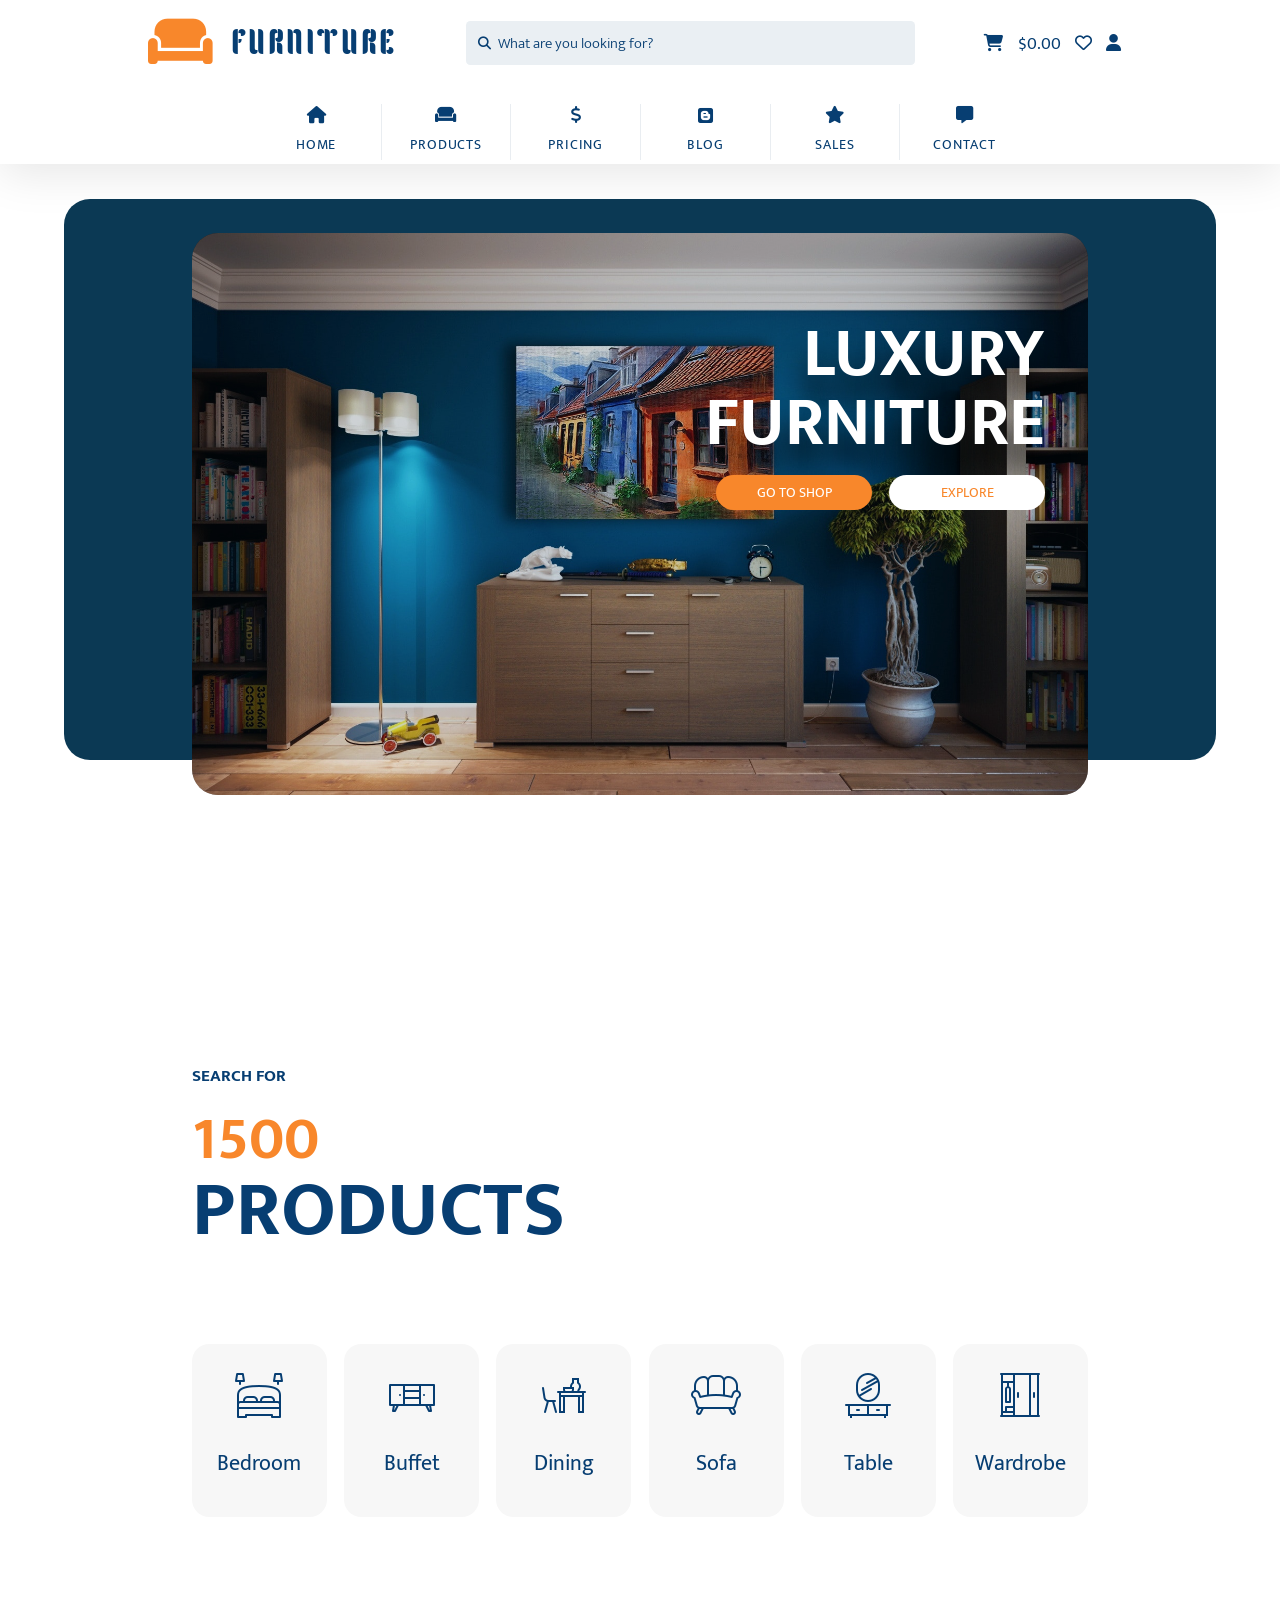
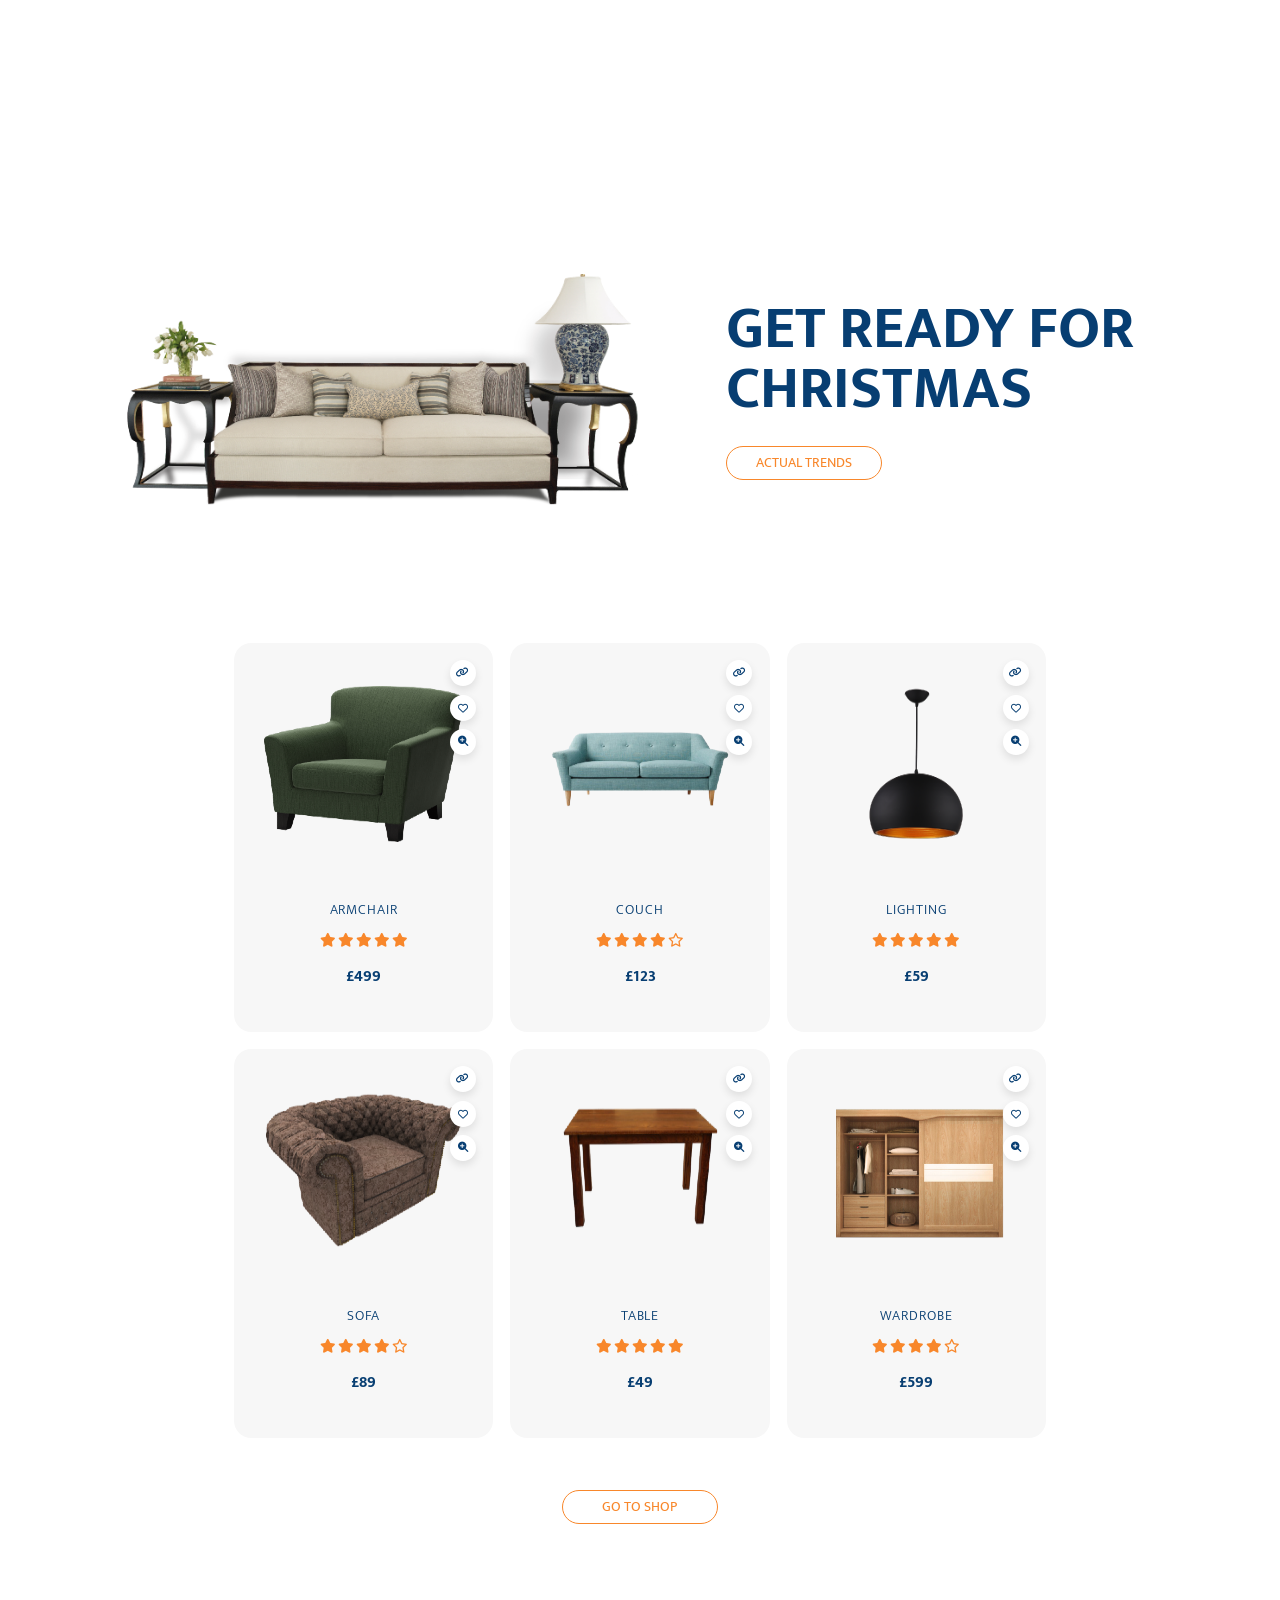
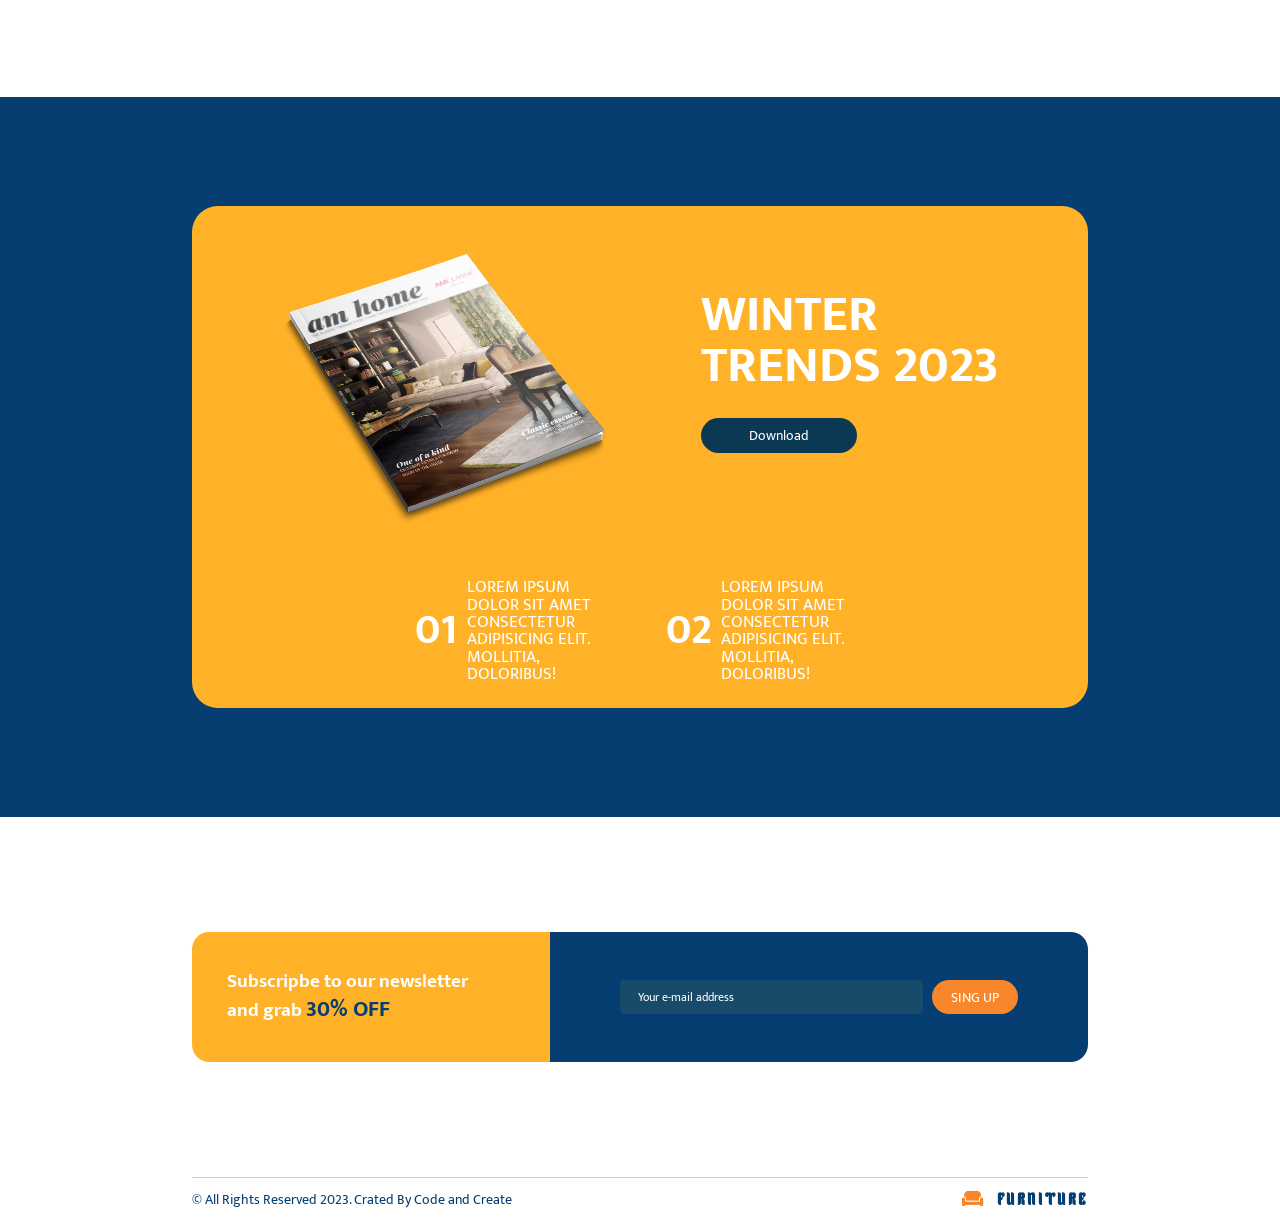
<file: furniture/index.html>
<!DOCTYPE html>
<html lang="en">

<head>
    <meta charset="UTF-8">
    <meta name="viewport" content="width=device-width, initial-scale=1.0">
    <title>Furniture</title>
    <link rel="stylesheet" href="styles/styles.css">
    <link rel="stylesheet" href="https://cdnjs.cloudflare.com/ajax/libs/font-awesome/6.5.1/css/all.min.css">
    <link rel="preconnect" href="https://fonts.googleapis.com">
    <link rel="preconnect" href="https://fonts.gstatic.com" crossorigin>
    <link
        href="https://fonts.googleapis.com/css2?family=Inter:wght@400;600;700&family=Kenia&family=Mukta:wght@300;400;700&display=swap"
        rel="stylesheet">
</head>

<body>
    <!-- Container -->
    <div class="container">
        <!-- Navbar -->
        <nav class="navbar">
            <div class="navbar-top">
                <div class="logo">
                    <i class="fa-solid fa-couch"></i>
                    <span>FURNITURE</span>
                </div>
                <div class="search-bar">
                    <input type="text" placeholder="What are you looking for?">
                    <i class="fa-solid fa-magnifying-glass"></i>
                </div>
                <div class="user">
                    <i class="fa-solid fa-cart-shopping"></i>
                    <span>$0.00</span>
                    <i class="fa-regular fa-heart"></i>
                    <i class="fa-solid fa-user"></i>
                </div>
            </div>
            <div class="nav-list">
                <div>
                    <i class="fa-solid fa-house"></i>
                    <span>HOME</span>
                </div>
                <div>
                    <i class="fa-solid fa-couch"></i>
                    <span>PRODUCTS</span>
                </div>
                <div>
                    <i class="fa-solid fa-dollar-sign"></i>
                    <span>PRICING</span>
                </div>
                <div>
                    <i class="fa-brands fa-blogger"></i>
                    <span>BLOG</span>
                </div>
                <div>
                    <i class="fa-solid fa-star"></i>
                    <span>SALES</span>
                </div>
                <div>
                    <i class="fa-solid fa-message"></i>
                    <span>CONTACT</span>
                </div>

            </div>
        </nav>
        <!-- End of Navbar -->
    </div>

    <!-- Landing -->
    <section class="landing">
        <div class="landing-bg"></div>
        <div class="banner">
            <img class="banner-img" src="images/banner-img.jpg" alt="banner-img">
            <h1 class="banner-heading">LUXURY FURNITURE</h1>
            <button class="banner-btn banner-btn-1">GO TO SHOP</button>
            <button class="banner-btn banner-btn-2">EXPLORE</button>
        </div>
    </section>
    <!-- End of Landing -->

    <!-- Product -->
    <section class="products">
        <div class="products-top">
            <h3>SEARCH FOR</h3>
            <h2>1500</h2>
            <h1>PRODUCTS</h1>
        </div>
        <div class="products-icons">
            <div class="bedroom">
                <img src="images/bedroom.png" alt="bedroom">
                <span>Bedroom</span>
            </div>
            <div class="buffet">
                <img src="images/buffet.png" alt="buffet">
                <span>Buffet</span>
            </div>
            <div class="dining">
                <img src="images/dining.png" alt="dining">
                <span>Dining</span>
            </div>
            <div class="sofa">
                <img src="images/sofa.png" alt="sofa">
                <span>Sofa</span>
            </div>
            <div class="table">
                <img src="images/table.png" alt="table">
                <span>Table</span>
            </div>
            <div class="wardrobe">
                <img src="images/wardrobe.png" alt="wardrobe">
                <span>Wardrobe</span>
            </div>
        </div>
    </section>
    <!-- End of Product -->
    <!-- Pricing -->

    <section class="pricing">
        <div class="pricing-top">
            <img src="images/furniture2.png" alt="">
            <div class="pricing-top-content">
                <h1>GET READY FOR CHRISTMAS</h1>
                <button>ACTUAL TRENDS</button>
            </div>
        </div>
        <div class="pricing-cards">
            <div class="pricing-card">
                <div class="pricing-card-icons">
                    <i class="fa-solid fa-link"></i>
                    <i class="fa-regular fa-heart"></i>
                    <i class="fa-solid fa-magnifying-glass-plus"></i>
                </div>
                <div class="img-wrapper">
                    <img src="images/pricing-armchair.png" alt="pricing armchair">
                </div>
                <h3>ARMCHAIR</h3>
                <div class="stars">
                    <i class="fa-solid fa-star"></i>
                    <i class="fa-solid fa-star"></i>
                    <i class="fa-solid fa-star"></i>
                    <i class="fa-solid fa-star"></i>
                    <i class="fa-solid fa-star"></i>
                </div>
                <h4>£499</h4>
            </div>

            <div class="pricing-card">
                <div class="pricing-card-icons">
                    <i class="fa-solid fa-link"></i>
                    <i class="fa-regular fa-heart"></i>
                    <i class="fa-solid fa-magnifying-glass-plus"></i>
                </div>
                <div class="img-wrapper">
                    <img src="images/pricing-couch.png" alt="pricing couch">
                </div>
                <h3>COUCH</h3>
                <div class="stars">
                    <i class="fa-solid fa-star"></i>
                    <i class="fa-solid fa-star"></i>
                    <i class="fa-solid fa-star"></i>
                    <i class="fa-solid fa-star"></i>
                    <i class="fa-regular fa-star"></i>
                </div>
                <h4>£123</h4>
            </div>

            <div class="pricing-card">
                <div class="pricing-card-icons">
                    <i class="fa-solid fa-link"></i>
                    <i class="fa-regular fa-heart"></i>
                    <i class="fa-solid fa-magnifying-glass-plus"></i>
                </div>
                <div class="img-wrapper">
                    <img src="images/pricing-lighting.png" alt="pricing lighting">
                </div>
                <h3>LIGHTING</h3>
                <div class="stars">
                    <i class="fa-solid fa-star"></i>
                    <i class="fa-solid fa-star"></i>
                    <i class="fa-solid fa-star"></i>
                    <i class="fa-solid fa-star"></i>
                    <i class="fa-solid fa-star"></i>
                </div>
                <h4>£59</h4>
            </div>


            <div class="pricing-card">
                <div class="pricing-card-icons">
                    <i class="fa-solid fa-link"></i>
                    <i class="fa-regular fa-heart"></i>
                    <i class="fa-solid fa-magnifying-glass-plus"></i>
                </div>
                <div class="img-wrapper">
                    <img src="images/pricing-sofa.png" alt="pricing sofa">
                </div>
                <h3>SOFA</h3>
                <div class="stars">
                    <i class="fa-solid fa-star"></i>
                    <i class="fa-solid fa-star"></i>
                    <i class="fa-solid fa-star"></i>
                    <i class="fa-solid fa-star"></i>
                    <i class="fa-regular fa-star"></i>
                </div>
                <h4>£89</h4>
            </div>


            <div class="pricing-card">
                <div class="pricing-card-icons">
                    <i class="fa-solid fa-link"></i>
                    <i class="fa-regular fa-heart"></i>
                    <i class="fa-solid fa-magnifying-glass-plus"></i>
                </div>
                <div class="img-wrapper">
                    <img src="images/pricing-table.png" alt="pricing table">
                </div>
                <h3>TABLE</h3>
                <div class="stars">
                    <i class="fa-solid fa-star"></i>
                    <i class="fa-solid fa-star"></i>
                    <i class="fa-solid fa-star"></i>
                    <i class="fa-solid fa-star"></i>
                    <i class="fa-solid fa-star"></i>
                </div>
                <h4>£49</h4>
            </div>


            <div class="pricing-card">
                <div class="pricing-card-icons">
                    <i class="fa-solid fa-link"></i>
                    <i class="fa-regular fa-heart"></i>
                    <i class="fa-solid fa-magnifying-glass-plus"></i>
                </div>
                <div class="img-wrapper">
                    <img src="images/pricing-wardrobe.png" alt="pricing wardrobe">
                </div>
                <h3>WARDROBE</h3>
                <div class="stars">
                    <i class="fa-solid fa-star"></i>
                    <i class="fa-solid fa-star"></i>
                    <i class="fa-solid fa-star"></i>
                    <i class="fa-solid fa-star"></i>
                    <i class="fa-regular fa-star"></i>
                </div>
                <h4>£599</h4>
            </div>
        </div>
        <button>GO TO SHOP</button>
    </section>

    <!-- End of Pricing -->

    <!-- Blog -->
    <section class="blog">
        <div class="blog-content">
            <div class="blog-top">
                <div class="magazine">
                    <img src="images/magazine.png" alt="magazine">
                </div>
                <div class="trends">
                    <h1>WINTER TRENDS 2023</h1>
                    <button>Download</button>
                </div>
            </div>
            <div class="blog-articles">

                <div class="article">
                    <span>01</span>
                    <span>Lorem ipsum dolor sit amet consectetur adipisicing elit. Mollitia, doloribus!</span>
                </div>


                <div class="article">
                    <span>02</span>
                    <span>Lorem ipsum dolor sit amet consectetur adipisicing elit. Mollitia, doloribus!</span>
                </div>

            </div>
        </div>
    </section>
    <!-- End of Blog -->

    <!-- Contact -->
    <section class="contact">
        <div class="contact-content">
            <div class="content-left">
                <h2>Subscripbe to our newsletter and grab <span>30% OFF</span></h2>
            </div>
            <div class="content-right">
                <input type="email" placeholder="Your e-mail address">
                <button>SING UP</button>
            </div>
        </div>
    </section>
    <!-- End of contact -->
    <!-- Footer -->
    <footer class="footer">
        <div class="copyright">
            <p>&copy; All Rights Reserved 2023. Crated By Code and Create</p>
        </div>
        <div class="brand">
            <i class="fa-solid fa-couch"></i>
            <h1>FURNITURE</h1>
        </div>
    </footer>

    <!-- End of Footer -->



    <!-- End of Container-->

</body>

</html>
</file>
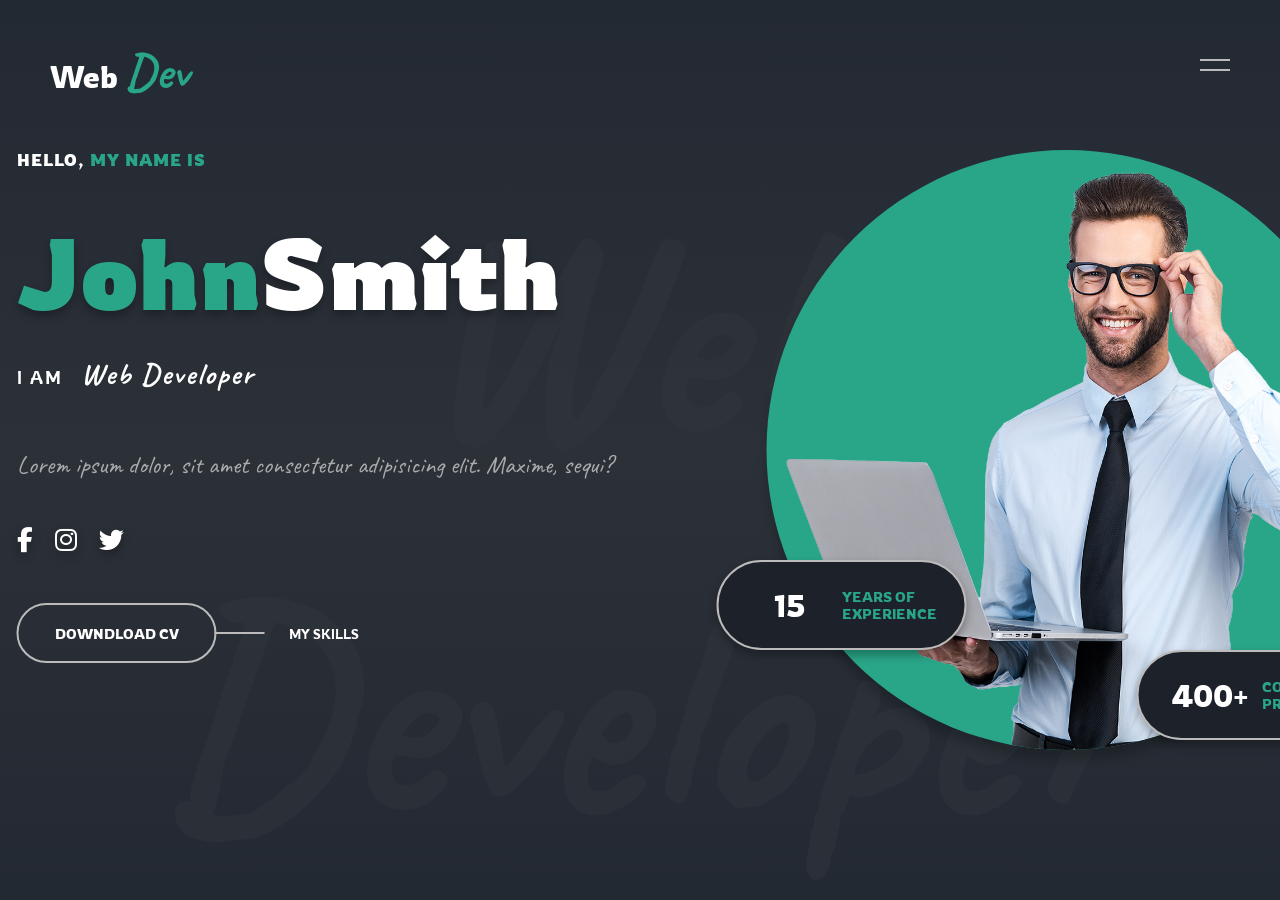
<file: portfolio/index.html>
<!DOCTYPE html>
<html lang="en">

<head>
  <meta charset="UTF-8" />
  <meta http-equiv="X-UA-Compatible" content="IE=edge" />
  <meta name="viewport" content="width=device-width, initial-scale=1.0" />
  <title>Portfolio Website</title>
  <link rel="stylesheet" href="styles/style.css" />
  <link rel="preconnect" href="https://fonts.googleapis.com" />
  <link rel="preconnect" href="https://fonts.gstatic.com" crossorigin />
  <link href="https://fonts.googleapis.com/css2?family=Caveat:wght@400;700&family=Rowdies:wght@300;400;700&display=swap"
    rel="stylesheet" />
  <link rel="stylesheet" href="https://cdnjs.cloudflare.com/ajax/libs/font-awesome/6.2.1/css/all.min.css" />
</head>

<body>
  <!-- Container -->

  <div class="container">
    <!-- Navigation -->
    <div class="menu-icon">
      <div class="line line-1"></div>
      <div class="line line-2"></div>
    </div>
    <div class="navigation">
      <div class="section-border"></div>
      <div class="nav-items">
        <a href="#">Home</a>
        <a href="#">About</a>
        <a href="#">Projects</a>
        <a href="#">Gallery</a>
        <a href="#">Blog</a>
        <a href="#">Clients</a>
        <a href="#">Pricing</a>
        <a href="#">Contacts</a>
      </div>
    </div>
    <!-- End of Navigation -->

    <!-- Landing -->
    <section class="landing">
      <h1 class="section-bg-heading">
        Web Developer
      </h1>
      <div class="logo">
        <span>Web</span>
        <span>Dev</span>
      </div>
      <div class="banner">
        <div class="section-border">

        </div>
        <div class="developer-info">
          <h3 class="greeting">Hello, <span>my name is</span></h3>
          <h1 class="name"><span>John</span>Smith</h1>
          <h3 class="prof">I am <span>Web Developer</span></h3>
          <p class="about">Lorem ipsum dolor, sit amet consectetur adipisicing elit. Maxime, sequi?</p>
          <div class="social-media">
            <i class="fa-brands fa-facebook-f"></i>
            <i class="fa-brands fa-instagram"></i>
            <i class="fa-brands fa-twitter"></i>
          </div>
          <div class="cv">
            <button type="button" class="btn cv-btn">Downdload cv</button>
            <span>My Skills</span>
          </div>
        </div>
        <div class="developer-img">
          <div class="dev-img-wrapper">
            <img src="images/developer.png" alt="developer">
          </div>
          <div class="dev-experience dev-work">
            <span>15</span>
            <span>years of experience</span>
          </div>
          <div class="dev-projects dev-work">
            <span>400+</span>
            <span>completed projects</span>
          </div>
        </div>
      </div>
    </section>
    <!-- End of Landing -->


  </div>
  <!-- End of Container -->

  <script src="script.js"></script>

</body>

</html>
</file>
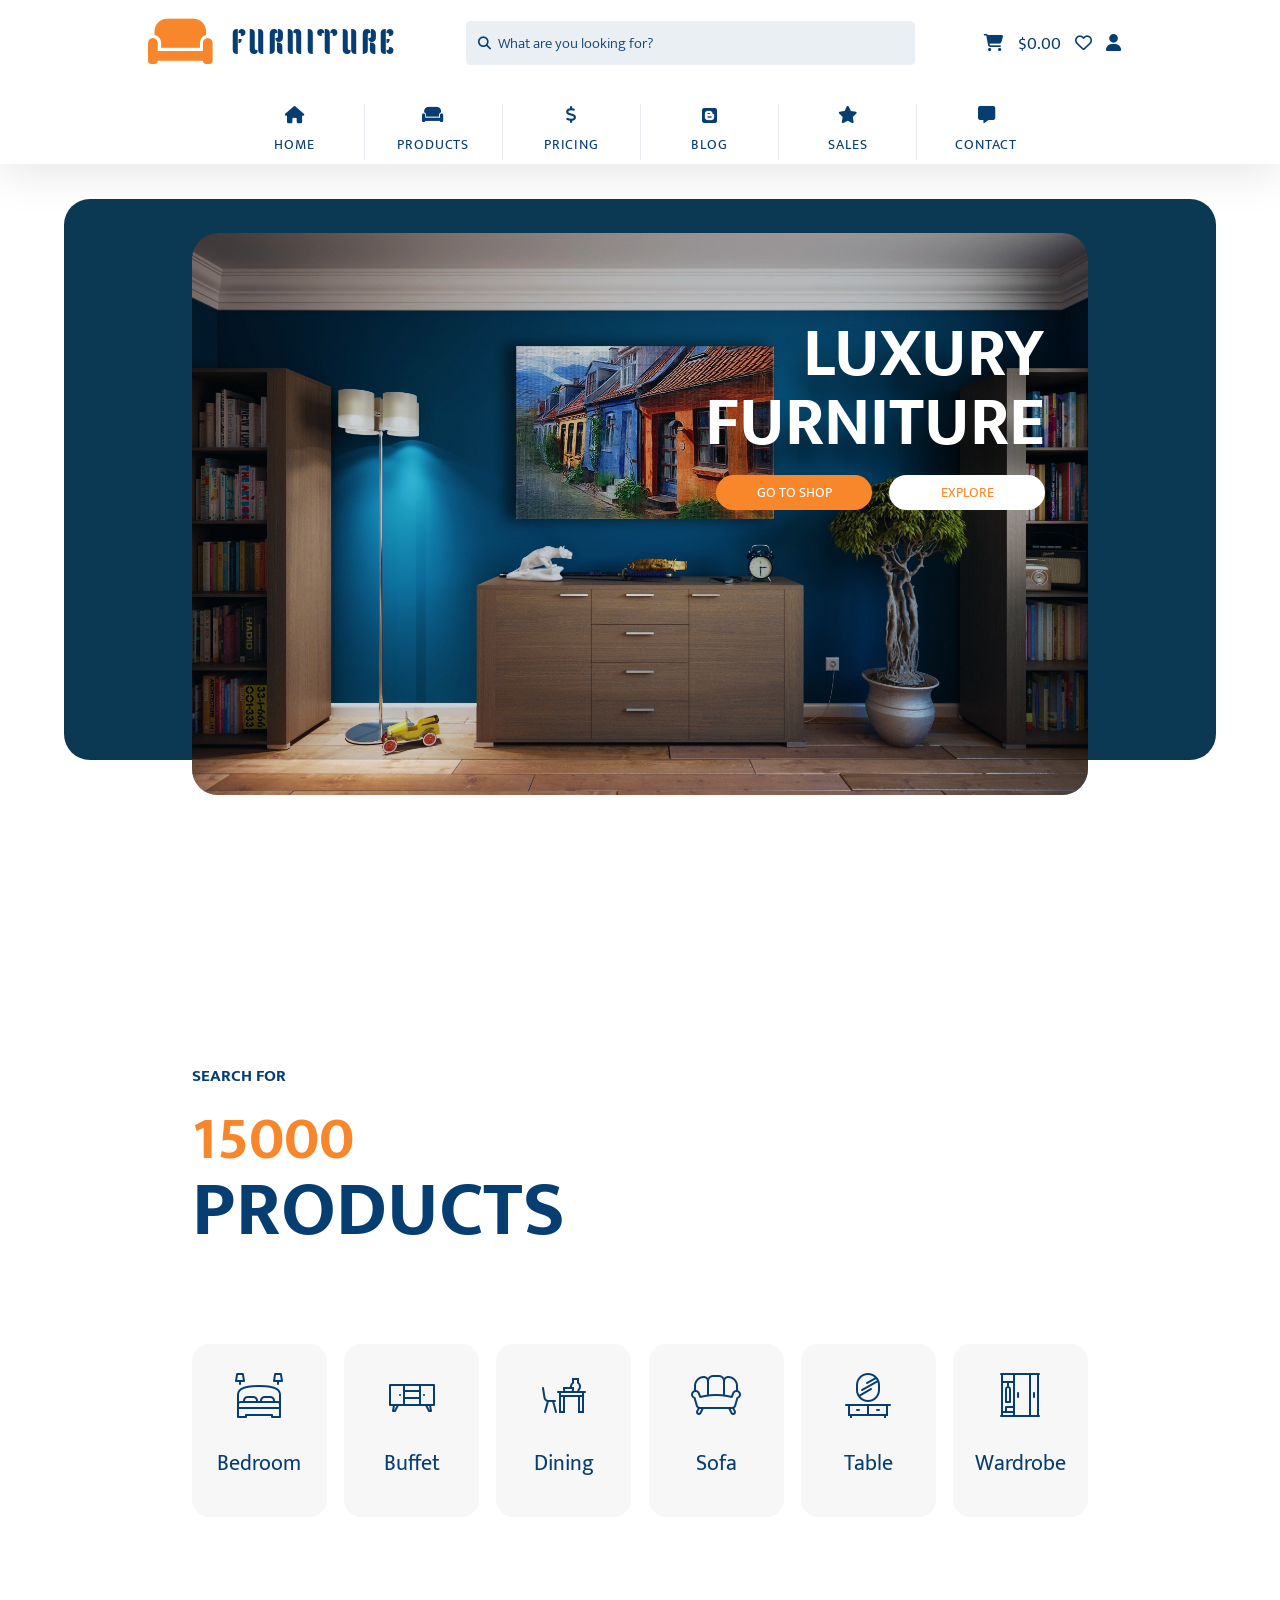
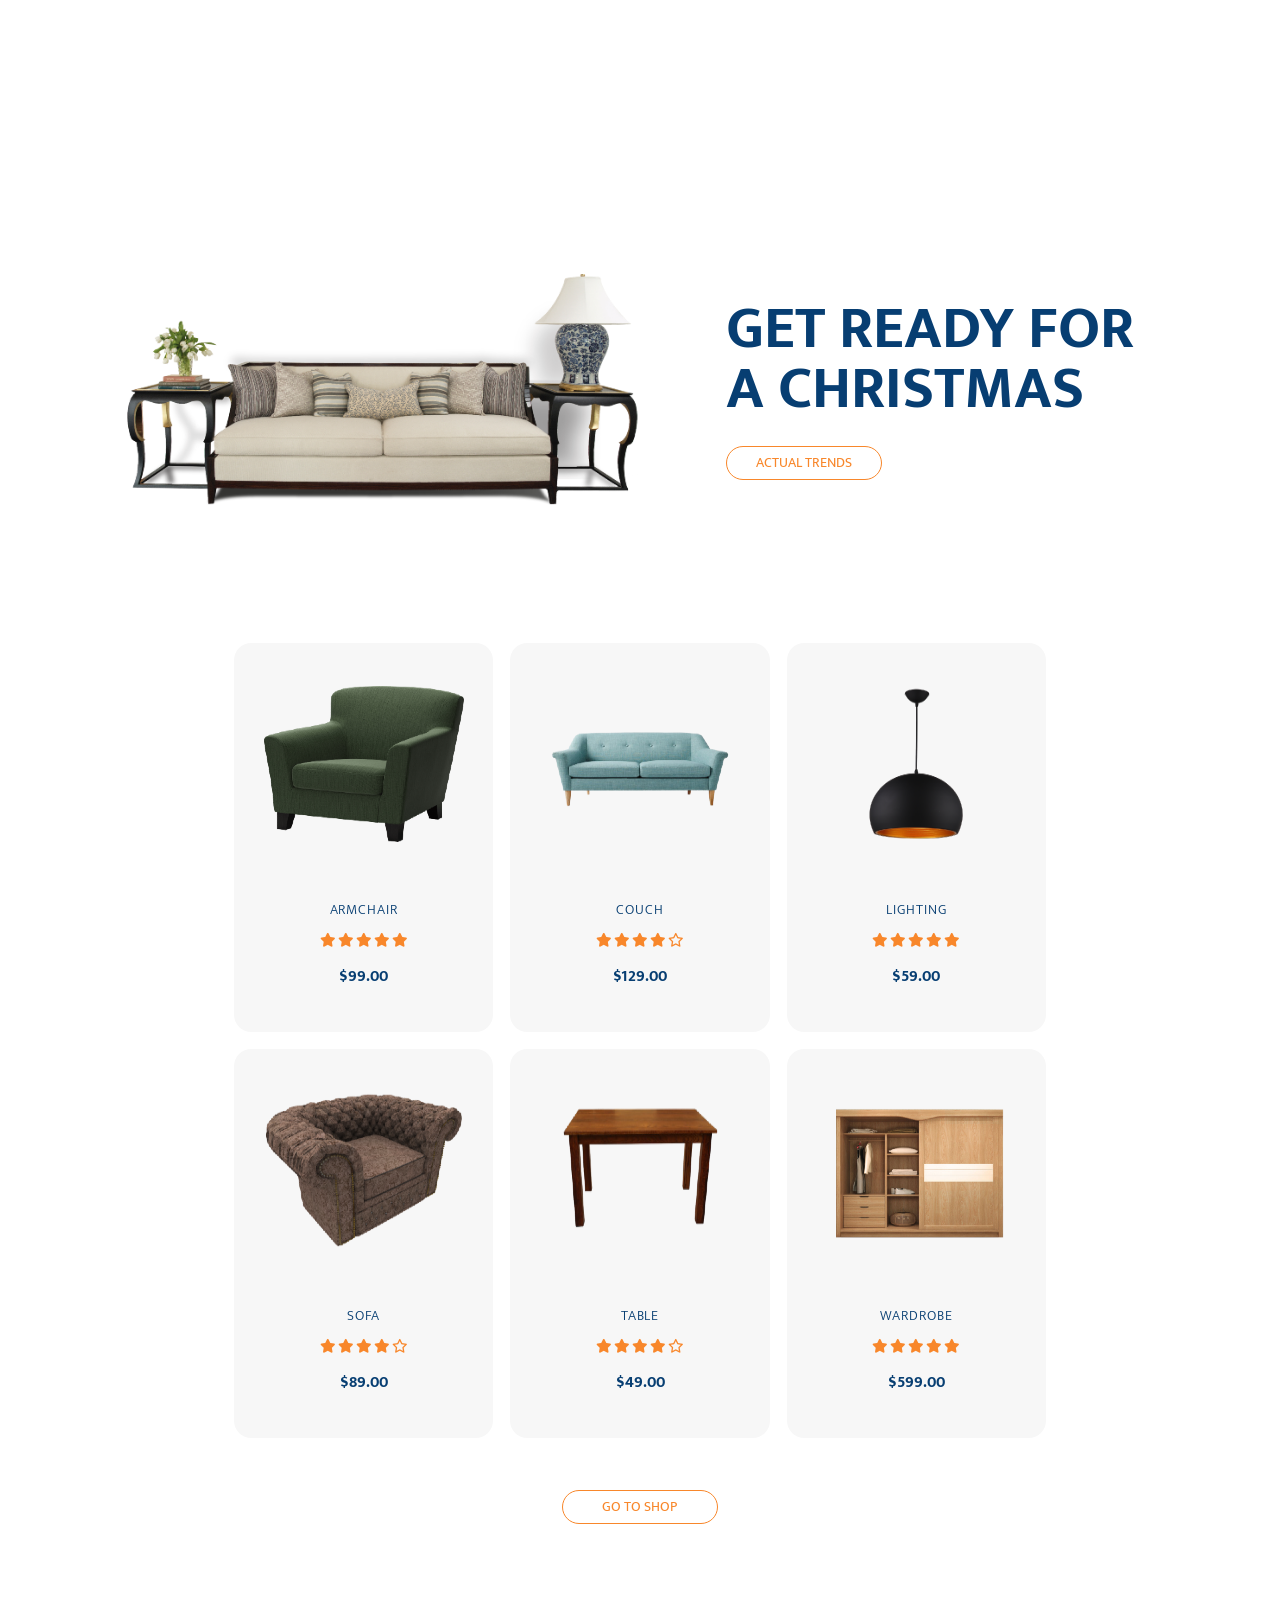
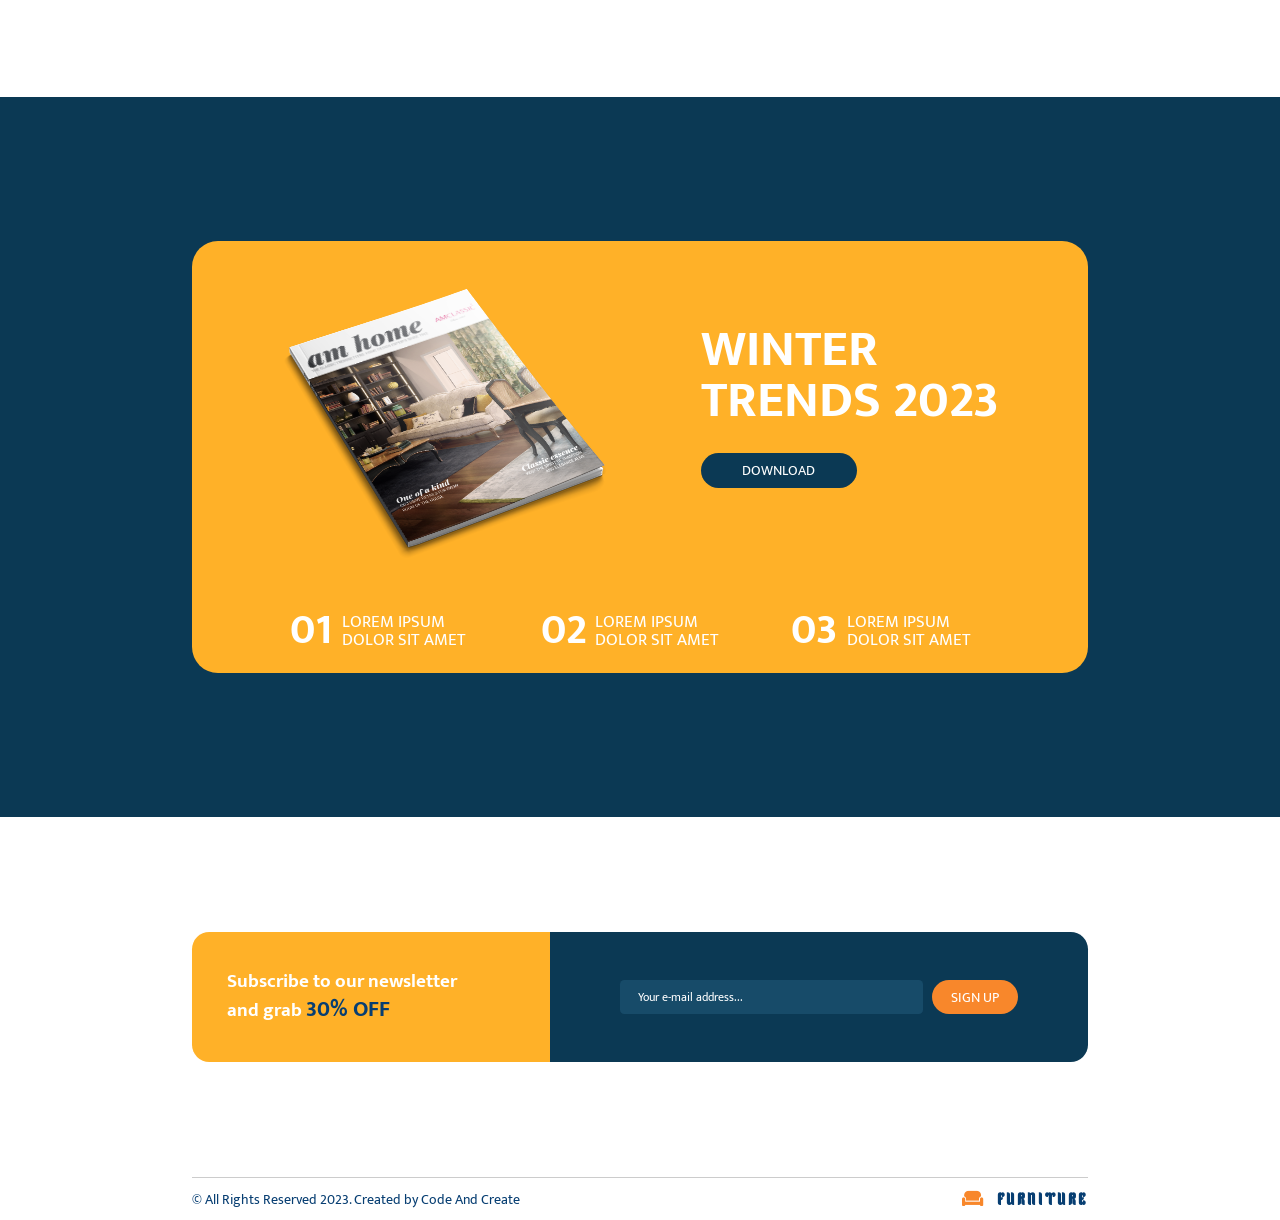
<file: furniture/final/index.html>
<!DOCTYPE html>
<html lang="en">
<head>
    <meta charset="UTF-8">
    <meta http-equiv="X-UA-Compatible" content="IE=edge">
    <meta name="viewport" content="width=device-width, initial-scale=1.0">
    <title>Furniture</title>
    <link rel="stylesheet" href="style.css">
    <link rel="stylesheet" href="https://cdnjs.cloudflare.com/ajax/libs/font-awesome/6.2.1/css/all.min.css">
    <link rel="preconnect" href="https://fonts.googleapis.com"><link rel="preconnect" href="https://fonts.gstatic.com" crossorigin><link href="https://fonts.googleapis.com/css2?family=Kenia&family=Mukta:wght@300;400;700&display=swap" rel="stylesheet">
</head>
<body>
        <!-- Container -->
        <div class="container">
            <!-- Navbar -->
            <nav class="navbar">
                <div class="navbar-top">
                    <div class="logo">
                        <i class="fa-solid fa-couch"></i>
                        <span>FURNITURE</span>
                    </div>
                    <div class="search-bar">
                        <input type="text" placeholder="What are you looking for?">
                        <i class="fa-solid fa-magnifying-glass"></i>
                    </div>
                    <div class="user">
                        <i class="fa-solid fa-cart-shopping"></i>
                        <span>$0.00</span>
                        <i class="fa-regular fa-heart"></i>
                        <i class="fa-solid fa-user"></i>
                    </div>
                </div>
                <div class="nav-list">
                    <div>
                        <i class="fa-solid fa-house"></i>
                        <span>HOME</span>
                    </div>
                    <div>
                        <i class="fa-solid fa-couch"></i>
                        <span>PRODUCTS</span>
                    </div>
                    <div>
                        <i class="fa-solid fa-dollar-sign"></i>
                        <span>PRICING</span>
                    </div>
                    <div>
                    <i class="fa-brands fa-blogger"></i>
                        <span>BLOG</span>
                    </div>
                    <div>
                        <i class="fa-solid fa-star"></i>
                        <span>SALES</span>
                    </div>
                    <div>
                        <i class="fa-solid fa-message"></i>
                        <span>CONTACT</span>
                    </div>
    
                </div>
            </nav>
            <!-- End of Navbar -->

            <!-- Landing -->
            <section class="landing">
                <div class="landing-bg"></div>
                <div class="banner">
                    <img src="images/banner-img.jpg" class="banner-img">
                    <h1 class="banner-heading">LUXURY FURNITURE</h1>
                    <button class="banner-btn banner-btn-1">GO TO SHOP</button>
                    <button class="banner-btn banner-btn-2">EXPLORE</button>
                </div>
            </section>
           <!-- End of Landing -->

                   <!-- Products -->
        <section class="products">
            <div class="products-top">
                <h3>SEARCH FOR</h3>
                <h2>15000</h2>
                <h1>PRODUCTS</h1>
            </div>
            <div class="products-icons">
                <div class="bedroom">
                    <img src="images/bedroom.png">
                    <span>Bedroom</span>
                </div>
                <div class="buffet">
                    <img src="images/buffet.png">
                    <span>Buffet</span>
                </div>
                <div class="dining">
                    <img src="images/dining.png">
                    <span>Dining</span>
                </div>
                <div class="sofa">
                    <img src="images/sofa.png">
                    <span>Sofa</span>
                </div>
                <div class="table">
                    <img src="images/table.png">
                    <span>Table</span>
                </div>
                <div class="wardrobe">
                    <img src="images/wardrobe.png">
                    <span>Wardrobe</span>
                </div>
            </div>
        </section>
        <!-- End of Products -->

                <!-- Pricing -->
                <section class="pricing">
                    <div class="pricing-top">
                        <img src="images/furniture2.png">
                        <div class="pricing-top-content">
                            <h1>GET READY FOR A CHRISTMAS</h1>
                            <button>ACTUAL TRENDS</button>
                        </div>
                    </div>
                    <div class="pricing-cards">
                        <div class="pricing-card">
                            <div class="pricing-card-icons">
                                <i class="fa-solid fa-link"></i>
                                <i class="fa-regular fa-heart"></i>
                                <i class="fa-solid fa-magnifying-glass-plus"></i>
                            </div>
                            <div class="img-wrapper">
                                <img src="images/pricing-armchair.png">
                            </div>
                            <h3>ARMCHAIR</h3>
                            <div class="stars">
                                <i class="fa-solid fa-star"></i>
                                <i class="fa-solid fa-star"></i>
                                <i class="fa-solid fa-star"></i>
                                <i class="fa-solid fa-star"></i>
                                <i class="fa-solid fa-star"></i>
                            </div>
                            <h4>$99.00</h4>
                        </div>
                        <div class="pricing-card">
                            <div class="pricing-card-icons">
                                <i class="fa-solid fa-link"></i>
                                <i class="fa-regular fa-heart"></i>
                                <i class="fa-solid fa-magnifying-glass-plus"></i>
                            </div>
                            <div class="img-wrapper">
                                <img src="images/pricing-couch.png">
                            </div>
                            <h3>COUCH</h3>
                            <div class="stars">
                                <i class="fa-solid fa-star"></i>
                                <i class="fa-solid fa-star"></i>
                                <i class="fa-solid fa-star"></i>
                                <i class="fa-solid fa-star"></i>
                                <i class="fa-regular fa-star"></i>
                            </div>
                            <h4>$129.00</h4>
                        </div>
                        <div class="pricing-card">
                            <div class="pricing-card-icons">
                                <i class="fa-solid fa-link"></i>
                                <i class="fa-regular fa-heart"></i>
                                <i class="fa-solid fa-magnifying-glass-plus"></i>
                            </div>
                            <div class="img-wrapper">
                                <img src="images/pricing-lighting.png">
                            </div>
                            <h3>LIGHTING</h3>
                            <div class="stars">
                                <i class="fa-solid fa-star"></i>
                                <i class="fa-solid fa-star"></i>
                                <i class="fa-solid fa-star"></i>
                                <i class="fa-solid fa-star"></i>
                                <i class="fa-solid fa-star"></i>
                            </div>
                            <h4>$59.00</h4>
                        </div>
                        <div class="pricing-card">
                            <div class="pricing-card-icons">
                                <i class="fa-solid fa-link"></i>
                                <i class="fa-regular fa-heart"></i>
                                <i class="fa-solid fa-magnifying-glass-plus"></i>
                            </div>
                            <div class="img-wrapper">
                                <img src="images/pricing-sofa.png">
                            </div>
                            <h3>SOFA</h3>
                            <div class="stars">
                                <i class="fa-solid fa-star"></i>
                                <i class="fa-solid fa-star"></i>
                                <i class="fa-solid fa-star"></i>
                                <i class="fa-solid fa-star"></i>
                                <i class="fa-regular fa-star"></i>
                            </div>
                            <h4>$89.00</h4>
                        </div>
                        <div class="pricing-card">
                            <div class="pricing-card-icons">
                                <i class="fa-solid fa-link"></i>
                                <i class="fa-regular fa-heart"></i>
                                <i class="fa-solid fa-magnifying-glass-plus"></i>
                            </div>
                            <div class="img-wrapper">
                                <img src="images/pricing-table.png">
                            </div>
                            <h3>TABLE</h3>
                            <div class="stars">
                                <i class="fa-solid fa-star"></i>
                                <i class="fa-solid fa-star"></i>
                                <i class="fa-solid fa-star"></i>
                                <i class="fa-solid fa-star"></i>
                                <i class="fa-regular fa-star"></i>
                            </div>
                            <h4>$49.00</h4>
                        </div>
                        <div class="pricing-card">
                            <div class="pricing-card-icons">
                                <i class="fa-solid fa-link"></i>
                                <i class="fa-regular fa-heart"></i>
                                <i class="fa-solid fa-magnifying-glass-plus"></i>
                            </div>
                            <div class="img-wrapper">
                                <img src="images/pricing-wardrobe.png">
                            </div>
                            <h3>WARDROBE</h3>
                            <div class="stars">
                                <i class="fa-solid fa-star"></i>
                                <i class="fa-solid fa-star"></i>
                                <i class="fa-solid fa-star"></i>
                                <i class="fa-solid fa-star"></i>
                                <i class="fa-solid fa-star"></i>
                            </div>
                            <h4>$599.00</h4>
                        </div>
                    </div>
                    <button>GO TO SHOP</button>
                </section>
                <!-- End of Pricing -->

                        <!-- Blog -->
        <section class="blog">
            <div class="blog-content">
            <div class="blog-top">
                <div class="magazine">
                    <img src="images/magazine.png">
                </div>
                <div class="trends">
                    <h1>WINTER TRENDS 2023</h1>
                    <button>DOWNLOAD</button>
                </div>
                </div>
                <div class="blog-articles">
                    <div class="article">
                        <span>01</span>
                        <span>Lorem ipsum dolor sit amet</span>
                    </div>
                    <div class="article">
                        <span>02</span>
                        <span>Lorem ipsum dolor sit amet</span>
                    </div>
                    <div class="article">
                        <span>03</span>
                        <span>Lorem ipsum dolor sit amet</span>
                    </div>
                </div>
            </div>
            </div>
        </section>
        <!-- End of Blog -->

                <!-- Contact -->
                <section class="contact">
                    <div class="contact-content">
                        <div class="content-left">
                            <h2>Subscribe to our newsletter and grab <span>30% OFF</span></h2>
                        </div>
        
                        <div class="content-right">
                            <input type="email" placeholder="Your e-mail address...">
                            <button>SIGN UP</button>
                        </div>
                    </div>
                </section>
                <!-- End of Contact -->

                        <!-- Footer -->
        <footer class="footer">
            <div class="copyright">
                <p>&copy; All Rights Reserved 2023. Created by Code And Create</p>
            </div>
            <div class="brand">
                <i class="fa-solid fa-couch"></i>
                <h1>FURNITURE</h1>
            </div>

        </footer>
        <!-- End of Footer -->
        </div>
        <!-- End of Container -->
</body>
</html>
</file>
<file: furniture/styles/styles.css>
@import "./vars.css";
@import "./navigation.css";
@import "./landing.css";
@import "./products.css";
@import "./pricing.css";
@import "./blog.css";
@import "./contact.css";
@import "./footer.css";

* {
    margin: 0;
    padding: 0;
    box-sizing: border-box;
    outline: none;
    font-family: "Mukta", sans-serif;
}

html {
    /* 1rem = 10px */
    font-size: 62.5%;
}

@media (max-width: 1600px) {
    .banner {
        width: 70%;
    }

    .products {
        padding-top: 10rem;
        height: 100vh;
    }

    .products-top {
        width: 70%;
    }

    .products-icons {
        width: 70%;
    }

    .pricing-cards {
        width: 70%;
    }

    .blog-content {
        width: 70%;
    }

    .contact-content {
        width: 70%;
    }

    .footer {
        width: 70%;
    }
}

@media (max-width: 1400px) {
    html {
        font-size: 54%;
    }

    .pricing-top img {
        width: 60rem;
        margin-right: 10rem;
    }

}

@media (max-width: 1200px) {
    html {
        font-size: 51%;
    }

    .banner {
        width: 80%;
    }

    .products-top {
        width: 80%;
    }

    .products-icons {
        width: 80%;
    }

    .pricing-cards {
        width: 80%;
    }

    .blog-content {
        width: 80%;
    }

    .blog-top img {
        width: 40rem;
    }

    .blog-articles {
        margin-top: 0;
    }

    .contact-content {
        width: 80%;
    }

    footer {
        width: 80%;
    }
}

@media (max-width: 1000px) {
    html {
        font-size: 46%;
    }

    .navbar-top div {
        margin: 0 2rem;
    }

    .search-bar input {
        width: 40rem;
    }

    .banner-heading {
        font-size: 6rem;
    }

    .products {
        height: 90vh;
        padding-top: 5rem;
    }

    .products-top h2 {
        font-size: 5rem;
    }

    .products-top h1 {
        font-size: 7rem;
    }

    .pricing-top img {
        width: 40rem;
    }

    .pricing-top h1 {
        font-size: 5rem;
        width: 35rem;
    }

    .pricing-cards {
        width: 90%;
    }
}

@media (max-width: 800px) {
    html {
        font-size: 39%;
    }

    .logo i {
        font-size: 4rem;
    }

    .search-bar input {
        width: 30rem;
    }

    .products {
        height: 75vh;
        padding-top: 0;
    }

    .products-icons div {
        height: 18rem;
    }

    .products-icons div img {
        width: 5rem;
    }

    .products-icons div span {
        font-size: 1.8rem;
    }

    .pricing-top img {
        width: 30rem;
    }

    .pricing-card {
        width: 27rem;
    }

    .pricing-card img {
        width: 18rem;
    }

    .blog-content {
        width: 90%;
    }

    .blog-top img {
        width: 30rem;
    }

    .trends h1 {
        font-size: 4rem;
        width: 30rem;
    }

    .blog-articles {
        margin-top: 5rem;
    }

    .contact-content {
        width: 90%;
    }

    .content-right input {
        width: 30rem;
    }

    .footer {
        width: 90%;
    }

}

@media (max-width: 600px) {
    html {
        font-size: 35%;
    }

    .logo span {
        font-size: 3rem;
    }

    .search-bar input {
        width: 26rem;
    }

    .nav-list div {
        width: 12rem;
    }

    .landing {
        height: 75vh;
    }

    .banner-heading {
        width: 30rem;
    }

    .banner-btn {
        width: 15rem;
    }

    .banner-btn-1 {
        right: 22rem;
    }

    .products {
        height: 90vh;
    }

    .products-top {
        text-align: center;
        margin-bottom: 3rem;
    }

    .products-icons {
        width: 70%;
        flex-wrap: wrap;
    }

    .products-icons div {
        width: 16rem;
        margin: 2rem;
    }

    .products-icons div:last-child {
        margin-right: 2rem;
    }

    .article span {
        font-size: 1.5rem;
    }
}

@media (max-width: 450px) {
    html {
        font-size: 32%;
    }

    .landing {
        min-height: 80rem;
    }

    .logo span {
        display: none;
    }

    .products {
        height: 80hv;
        min-height: 95rem;
    }

    .pricing-top img {
        width: 25rem;
    }

    .pricing-top h1 {
        font-size: 3.5rem;
        width: 25rem;
    }

    .content-left h2 {
        font-size: 1.8rem;
    }

    .content-left span {
        font-size: 2rem;
    }

    .content-right input {
        width: 25rem;
    }
}

@media (min-width: 449px) {
}
</file>
<file: portfolio/styles/style.css>
@import "./vars.css";
@import "./landing.css";
@import "./navigation.css";


* {
    margin: 0;
    padding: 0;
    box-sizing: border-box;
    text-decoration: none;
    outline: none;
    font-family: "Rowdies", sans-serif;
}

html {
    font-size: 62.5%;
    /* 1rem 10px; */
}

.container {
    width: 100%;
    height: 100%;
    background: linear-gradient(#232932, #2c3138, #232932);
}
</file>
<file: furniture/final/style.css>
/* Default Styles */
* {
    margin: 0;
    padding: 0;
    box-sizing: border-box;
    outline: none;
    font-family: 'Mukta', sans-serif;
}

html {
    font-size: 62.5%;
}
/* End of Default Styles */


/* Container */
/* Navbar */
.navbar {
    width: 100%;
    height: 19rem;
    background-color: #fff;
    display: flex;
    flex-direction: column;
    align-items: center;
    box-shadow: 0 1rem 5rem rgba(0, 0, 0, .1);
}

.navbar-top {
    display: flex;
    align-items: center;
    padding: 2rem 0;
}

.navbar-top div {
    margin: 0 4rem;
}

.logo {
    display: flex;
    align-items: center;
}

.logo i {
    font-size: 6rem;
    color: #f8872b;
    margin-right: 2rem;
}

.logo span {
    font-family: 'Kenia', cursive;
    font-size: 4rem;
    letter-spacing: .3rem;
    color: #073e72;
}

.search-bar {
    position: relative;
}

.search-bar input {
    width: 52rem;
    padding: 1.2rem 1.4rem 1.2rem 3.7rem;
    background-color: #eaeff3;
    border: none;
    border-radius: .5rem;
    font-size: 1.6rem;
    font-weight: 300;
    color: #073e72;
}

.search-bar input::placeholder {
    font-size: 1.7rem;
    font-weight: 300;
    color: #073e72;
}

.search-bar i {
    position: absolute;
    top: 50%;
    left: 1.4rem;
    transform: translateY(-50%);
    font-size: 1.5rem;
    color: #073e72;
}

.user {
    font-size: 2rem;
    color: #073e72;
}

.user i, .user span {
    margin-right: 1.2rem;
}

.nav-list {
    display: flex;
    height: 8.5rem;
    padding-top: 2rem;
}

.nav-list div {
    width: 16rem;
    display: flex;
    flex-direction: column;
    align-items: center;
    justify-content: center;
    border-left: .1rem solid #e9edf1;
    cursor: pointer;
    
}

.nav-list div:nth-child(1) {
    border: none;
}

.nav-list i {
    font-size: 2rem;
    color: #073e72;
    margin-bottom: 1rem;
}

.nav-list span {
    font-size: 1.6rem;
    color: #073e72;
    letter-spacing: .1rem;
}
/* End of Navbar */

/* Landing */
.landing {
    width: 100%;
    height: 90vh;
    position: relative;
}

.landing-bg {
    position: absolute;
    top: 4rem;
    left: 50%;
    transform: translateX(-50%);
    width: 90%;
    height: 65rem;
    background-color: #0b3954;
    border-radius: 3rem;
}

.banner {
    width: 60%;
    height: 65rem;
    position: absolute;
    top: 8rem;
    left: 50%;
    transform: translateX(-50%);
    background-image: linear-gradient(rgba(0, 0, 0, .5), rgba(0, 0, 0, .5));
    border-radius: 3rem;
}

.banner-img {
    width: 100%;
    height: 100%;
    object-fit: cover;
    border-radius: 3rem;
    opacity: .8;
}

.banner-heading  {
    position: absolute;
    top: 10rem;
    right: 5rem;
    width: 40%;
    font-size: 8rem;
    line-height: 1;
    color: #fff;
    text-align: right;
    text-shadow: 0 3rem 3rem rgba(0, 0, 0, .8);
}

.banner-btn {
    position: absolute;
    top: 28rem;
    width: 18rem;
    height: 4rem;
    border: none;
    border-radius: 3rem;
    font-size: 1.6rem;
    cursor: pointer;
    transition: all .3s;
}

.banner-btn-1 {
    right: 25rem;
    background-color: #f8872b;
    color: #fff;
}

.banner-btn-2 {
    right: 5rem;
    background-color: #fff;
    color: #f8872b;
}

.banner-btn-1:hover {
    background-color: #fff;
    color: #f8872b;
}

.banner-btn-2:hover {
    background-color: #f8872b;
    color: #fff;
}
/* End of Landing */


/* Products */
.products {
    width: 100%;
    height: 85vh;
    display: flex;
    flex-direction: column;
    align-items: center;
    padding-top: 5rem;
}

.products-top {
    margin-bottom: 8rem;
    width: 60%;
}

.products-top h3 {
    font-size: 2rem;
    color: #073e72;
}

.products-top h2 {
    font-size: 7rem;
    color: #f8872b;
}

.products-top h1 {
    font-size: 9rem;
    color: #073e72;
    margin-top: -5rem;
}

.products-icons {
    display: flex;
    justify-content: space-evenly;
    width: 60%;
}

.products-icons div {
    display: flex;
    flex-direction: column;
    align-items: center;
    width: 18rem;
    height: 20rem;
    margin-right: 2rem;
    background-color: #f7f7f7;
    padding: 3rem 0;
    border-radius: 2rem;
    cursor: pointer;
    transition: all .4s;
}

.products-icons div:hover {
    background-color: #fff;
    box-shadow: 0 1rem 3rem rgba(0, 0, 0, .1);
}

.products-icons div:last-child {
    margin-right: 0;
}

.products-icons div img {
    margin-bottom: 3rem;
}

.products-icons div span {
    font-size: 2.5rem;
    color: #073e72;
}
/* End of Products */


/* Pricing */
.pricing {
    width: 100%;
    height: 100%;
    display: flex;
    flex-direction: column;
    align-items: center;
    margin-bottom: 20rem;
}

.pricing-top {
    display: flex;
    align-items: center;
    margin-bottom: 15rem;
}

.pricing-top img {
    margin-right: 20rem;
}

.pricing-top h1 {
    font-size: 7rem;
    color: #073e72;
    width: 50rem;
    line-height: 1;
    margin-bottom: 3rem;
}

.pricing-top button, .pricing button {
    width: 18rem;
    height: 4rem;
    background-color: #fff;
    border: 0.1rem solid #f8872b;
    border-radius: 3rem;
    font-size: 1.6rem;
    color: #f8872b;
    cursor: pointer;
}

.pricing-cards {
    width: 60%;
    display: flex;
    justify-content: center;
    flex-wrap: wrap;
    margin-bottom: 5rem;
}

.pricing-card {
    width: 30rem;
    height: 45rem;
    background-color: #f7f7f7;
    margin: 1rem;
    border-radius: 2rem;
    display: flex;
    flex-direction: column;
    align-items: center;
    justify-content: space-between;
    padding: 5rem 0;
    cursor: pointer;
    position: relative;
}

.pricing-card-icons {
    position: absolute;
    top: 2rem;
    right: 2rem;
    display: flex;
    flex-direction: column;
}

.pricing-card-icons i {
    width: 3rem;
    height: 3rem;
    background-color: #fff;
    border-radius: 50%;
    margin-bottom: 1rem;
    display: flex;
    justify-content: center;
    align-items: center;
    box-shadow:  0 .5rem 1rem rgba(0, 0, 0, .1);
    font-size: 1.2rem;
    color: #073e72;
    opacity: 0;
    visibility: hidden;
    transform: translateY(2rem);
    transition: all .3s;
}

.pricing-card:hover .pricing-card-icons i {
    opacity: 1;
    visibility: visible;
    transform: translateY(0);
}

.img-wrapper {
    width: 20rem;
    height: 18rem;
    margin-bottom: 5rem;
    display: flex;
    justify-content: center;
}

.pricing-card h3 {
    font-size: 1.6rem;
    font-weight: 300;
    letter-spacing: .1rem;
    color: #073e72;
}

.stars i {
    font-size: 1.6rem;
    color: #f8872b;
}

.pricing-card h4 {
    font-size: 1.8rem;
    color: #073e72;
}
/* End of Pricing */


/* Blog */
.blog {
    width: 100%;
    height: 80vh;
    background-color: #0b3954;
    display: flex;
    justify-content: center;
    align-items: center;
}

.blog-content {
    width: 50%;
    height: 50rem;
    background-color: #ffb128;
    border-radius: 3rem;
    /* position: relative; */
}

.blog-top {
    display: flex;
    justify-content: space-evenly;
    align-items: center;
}

.blog-top img {
  margin-top: 5rem;
}

.trends h1{
   font-size: 6rem;
   width: 35rem;
   line-height: 1;
   color: #fff;
   margin-bottom: 3rem;
}

.trends button {
    width: 18rem;
    height: 4rem;
    background-color: #0b3954;
    border: none;
    border-radius: 3rem;
    font-size: 1.6rem;
    cursor: pointer;
    color: #fff;
}

.blog-articles {
    display: flex;
    justify-content: center;
    margin-top: 2rem;
}

.article {
    width: 23rem;
    height: 10rem;
    margin: 0 3rem;
    display: flex;
    align-items: center;
    cursor: pointer;
}
.article span {
    font-size: 2rem;
    color: #fff;
    text-transform: uppercase;
    line-height: 1;
}

.article span:nth-child(1) {
    margin-right: 1rem;
    font-size: 5rem;
    font-weight: bold;
}
/* End of Blog */

/* Contact */
.contact {
    width: 100%;
    height: 40vh;
    display: flex;
    justify-content: center;
    align-items: center;
}

.contact-content {
    width: 50%;
    height: 15rem;
    display: flex;
    /* position: relative; */
}

.content-left {
    width: 40%;
    height: 100%;
    background-color: #ffb128;
    border-radius: 2rem 0 0 2rem;
    display: flex;
    align-items: center;
    padding-left: 4rem;
}

.content-left h2 {
    width: 80%;
    font-size: 2.2rem;
    line-height: 1.4;
    color: #fff;
}

.content-left span {
    font-size: 2.5rem;
    color: #073e72;
}

.content-right {
    width: 60%;
    height: 100%;
    background-color: #0b3954;
    border-radius: 0 2rem 2rem 0;
    display: flex;
    align-items: center;
    justify-content: center;
}

.content-right input {
    width: 35rem;
    height: 4rem;
    background-color: #174b69;
    padding: 2rem;
    border: none;
    border-radius: .5rem;
    color: #fff;
    margin-right: 1rem;
}

.content-right input::placeholder {
    color: #fff;
    font-size: 1.4rem;
}

.content-right input:focus {
    border: .1rem solid #f8872b;
}

.content-right button {
    width: 10rem;
    height: 4rem;
    background-color: #f8872b;
    border: none;
    border-radius: 3rem;
    font-size: 1.6rem;
    cursor: pointer;
    color: #fff;
}
/* End of Contact */

/* Footer */
.footer {
    width: 50%;
    height: 5rem;
    margin: auto;
    display: flex;
    justify-content: space-between;
    align-items: center;
    border-top: .1rem solid #ccc;
}

.copyright {
    font-size: 1.6rem;
    color: #073e72;
}

.brand {
    display: flex;
    align-items: center;
}

.brand i {
    font-size: 2rem;
    color: #f8872b;
    margin-right: 1.5rem;
}

.brand h1 {
    font-family: 'Kenia', cursive;
    font-size: 2rem;
    letter-spacing: .3rem;
    color: #073e72;
}
/* End of Footer */

/* End of Container */


/* Responsive */
@media (max-width: 1600px) {
    .banner {
        width: 70%;
    }

    .products {
        padding-top: 10rem;
        height: 100vh;
    }

    .products-top {
        width: 70%;
    }

    .products-icons {
        width: 70%;
    }

    .pricing-cards {
        width: 70%;
    }

    .blog-content {
        width: 70%;
    }

    .contact-content {
        width: 70%;
    }

    .footer {
        width: 70%;
    }
}

@media(max-width: 1400px) {
    html {
        font-size: 54%;
    }

    .pricing-top img {
        width: 60rem;
        margin-right: 10rem;
    }
}

@media(max-width: 1200px) {
    html {
        font-size: 51%;
    }

    .banner {
        width: 80%;
    }

    .products-top {
        width: 80%;
    }

    .products-icons {
        width: 80%;
    }

    .pricing-cards {
        width: 80%;
    }

    .blog-content {
        width: 80%;
    }

    .blog-top img {
        width: 40rem;
    }

    .blog-articles {
        margin-top:  0;
    }

    .contact-content {
        width: 80%;
    }

    .footer {
        width: 80%;
    }
}

@media(max-width: 1000px) {
    html {
        font-size: 46%;
    }

    .navbar-top div {
        margin: 0 2rem;
    }

    .search-bar input {
        width: 40rem;
    }

    .banner-heading {
        font-size: 6rem;
    }

    .products {
        padding-top: 5rem;
        height: 90vh;
    }

    .products-top h2 {
        font-size: 5rem;
    }
    
    .products-top h1 {
        font-size: 7rem;
    }

    .pricing-top img {
        width: 40rem;
    }

    .pricing-top h1 {
        font-size: 5rem;
    }

    .pricing-cards {
        width: 90%;
    }
}

@media(max-width: 800px) {
    html {
        font-size: 39%;
    }

    .logo i {
        font-size: 4rem;
    }

    .search-bar input {
        width: 30rem;
    }


    .products {
        height: 75vh;
        padding-top: 0;
    }

    .products-icons div {
        height: 18rem;
    }

    .products-icons div img {
        width: 5rem;
    }

    .products-icons div span {
        font-size: 1.8rem;
    }
    
    .pricing-top img {
        width: 30rem;
    }

    .pricing-top h1 {
        width: 35rem;
    }

    .pricing-card {
        width: 27rem;
    }

    .pricing-card img {
        width: 18rem;
    }

    .blog-content {
        width: 90%;
    }

    .blog-top img {
        width: 30rem;
    }

    .blog-articles {
        margin-top: 5rem;
    }

    .trends h1{
        font-size: 4rem;
        width: 30rem;
    }

    .contact-content {
        width: 90%;
    }

    .content-right input {
        width: 30rem;
    }

    .footer {
        width: 90%;
    }
}

@media(max-width: 600px) {
    html {
        font-size: 35%;
    }

    .logo span {
        font-size: 3rem;
    }

    .search-bar input {
        width: 26rem;
    }

    .nav-list div {
        width: 12rem;
    }

    .landing {
        height: 75vh;
    }

    .banner-heading {
        width: 30rem;
    }

    .banner-btn {
        width: 15rem;
    }

    .banner-btn-1 {
        right: 22rem;
    }

    .products {
        height: 90vh;
    }

    .products-top {
        text-align: center;
        margin-bottom: 3rem;
    }

    .products-icons {
        width: 70%;
        flex-wrap: wrap;
    }

    .products-icons div {
        width: 16rem;
        margin: 2rem;
    }

    .products-icons div:last-child {
        margin-right: 2rem;
    }

    .article span {
        font-size: 1.5rem;
    }
} 

@media(max-width: 450px) {
    html {
        font-size: 32%;
    }

    .logo span {
        display: none;
    }

    .products {
        height: 80vh;
    }

    .pricing-top img {
        width: 25rem;
    }

    .pricing-top h1 {
        font-size: 3.5rem;
        width: 25rem;
    }

    .content-left h2  {
        font-size: 1.8rem;
    }

    .content-left span {
        font-size: 2rem;
    }

    .content-right input {
        width: 25rem;
    }
}
/* End of Responsive */
</file>
